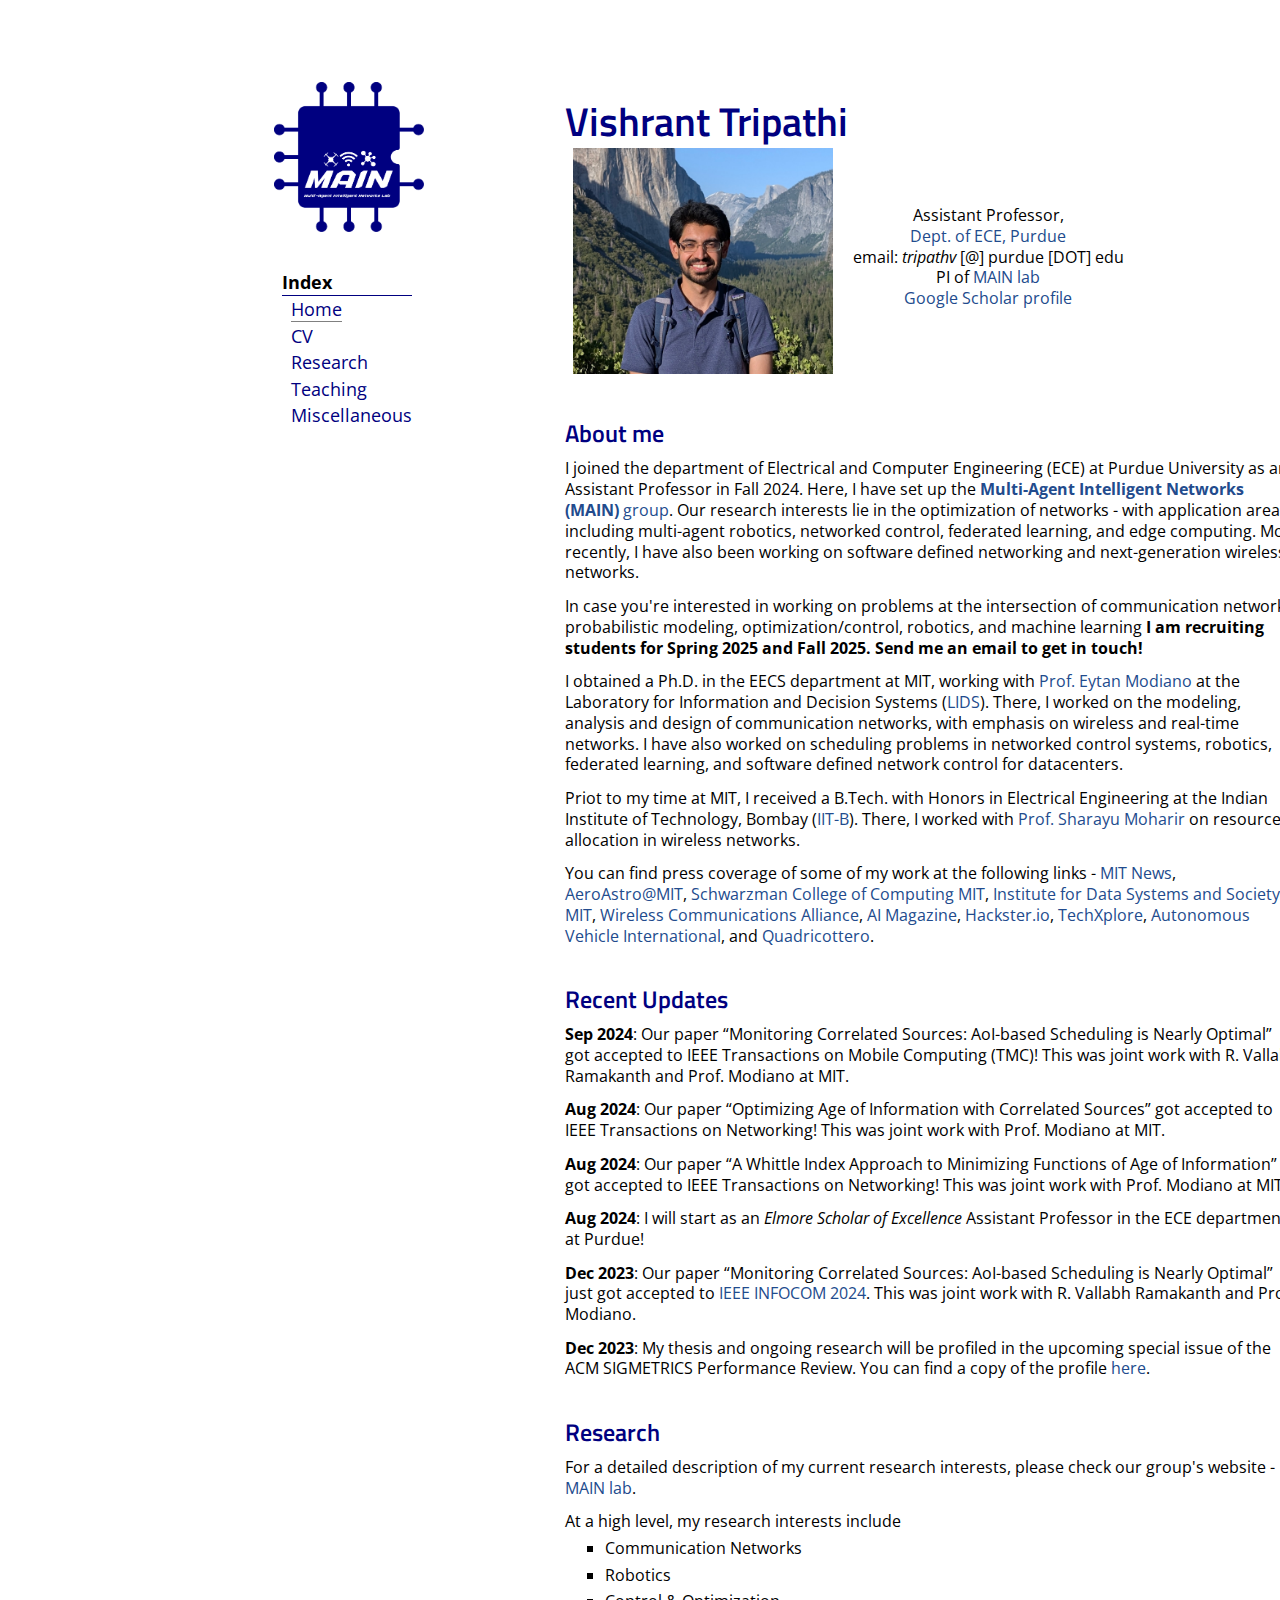
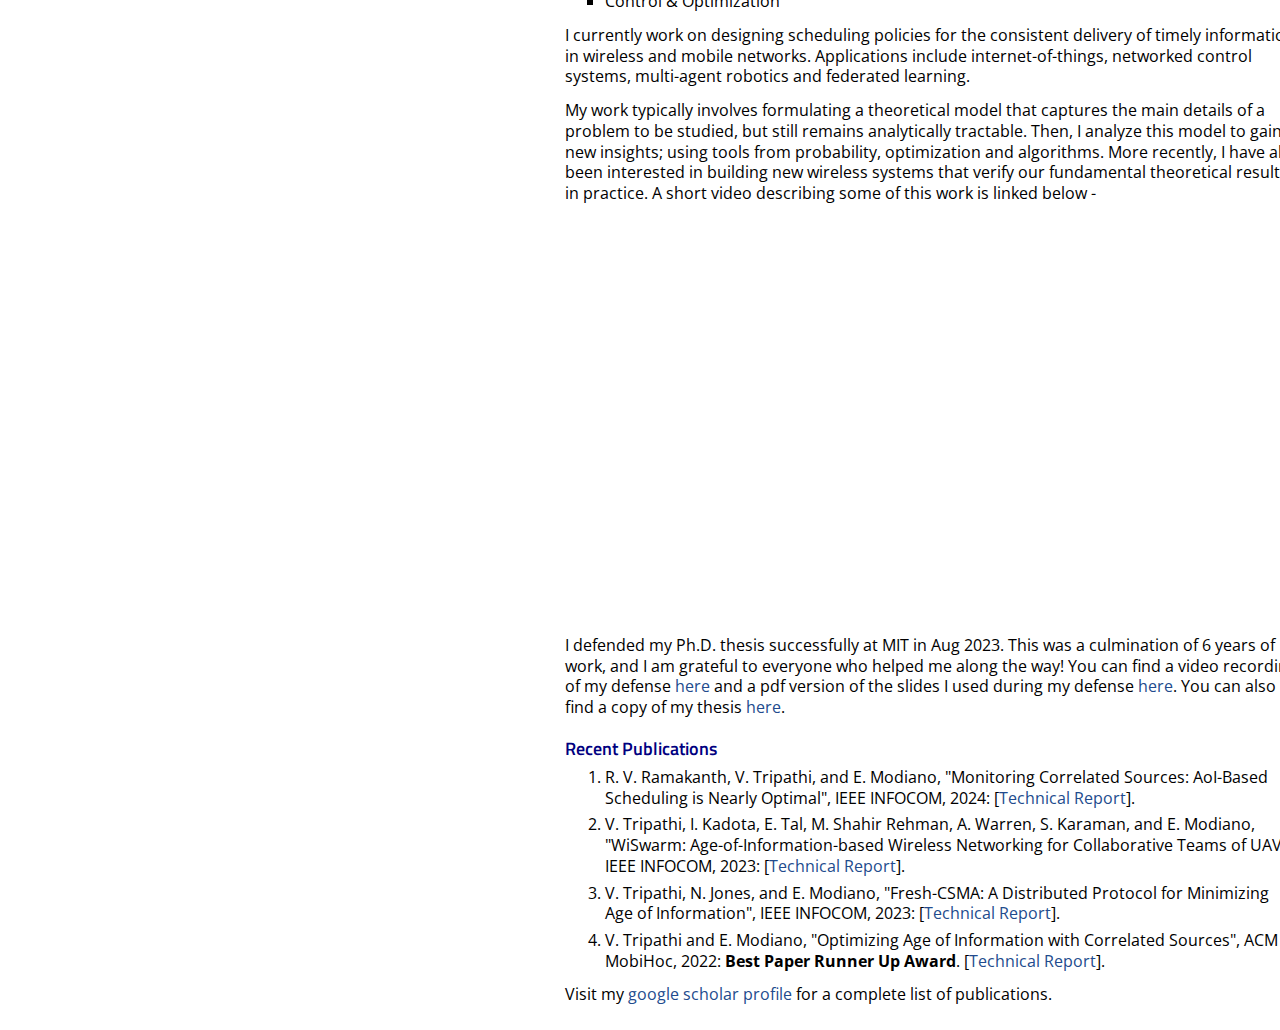
<file: index.html>
<!DOCTYPE html PUBLIC "-//W3C//DTD XHTML 1.1//EN"
  "http://www.w3.org/TR/xhtml11/DTD/xhtml11.dtd">
<html xmlns="http://www.w3.org/1999/xhtml" xml:lang="en">
<head>
<meta name="generator" content="jemdoc, see http://jemdoc.jaboc.net/" />
<meta http-equiv="Content-Type" content="text/html;charset=utf-8" />
<link rel="stylesheet" href="jemdoc.css" type="text/css" />
<title>Vishrant Tripathi </title>
</head>
<body>
<table summary="Table for page layout." id="tlayout">
<tr valign="top">
<td id="layout-menu">
<div class="menu-category">Index</div>
<div class="menu-item"><a href="index.html" class="current">Home</a></div>
<div class="menu-item"><a href="Academic_CV.pdf">CV</a></div>
<div class="menu-item"><a href="research.html">Research</a></div>
<div class="menu-item"><a href="teaching.html">Teaching</a></div>
<div class="menu-item"><a href="misc.html">Miscellaneous</a></div>
</td>
<td id="layout-content">
<div id="toptitle">
<h1>Vishrant Tripathi </h1>
</div>
<table class="imgtable"><tr><td>
<img src="photos/yosemite_headshot_vishrant.jpg" alt="" width="260px" />&nbsp;</td>
<td align="left"><p>Assistant Professor, <br /><a href="https://engineering.purdue.edu/ECE">Dept. of ECE, Purdue</a><br /> 
email: <i>tripathv</i> [@] purdue [DOT] edu <br /> PI of <a href="https://vishrantt.github.io/main-lab">MAIN lab <br /> <a href="https://scholar.google.com/citations?user=ISDz-XkAAAAJ&amp;hl=en">Google Scholar profile</a></a></p>
</td></tr></table>
<h2>About me</h2>
<p>I joined the department of Electrical and Computer Engineering (ECE) at Purdue University as an Assistant Professor in Fall 2024. Here, I have set up the <a href="https://vishrantt.github.io/main-lab"><b>Multi-Agent Intelligent Networks (MAIN)</b> group</a>. Our research interests lie in the optimization of networks - with application areas including multi-agent robotics, networked control, federated learning, and edge computing. More recently, I have also been working on software defined networking and next-generation wireless networks. </p>
<p>In case you're interested in working on problems at the intersection of communication networks, probabilistic modeling, optimization/control, robotics, and machine learning <b>I am recruiting students for Spring 2025 and Fall 2025. Send me an email to get in touch!</b></p>
<p>I obtained a Ph.D. in the EECS department at MIT, working with <a href="https://modiano.mit.edu">Prof. Eytan Modiano</a> at the Laboratory for Information and Decision Systems (<a href="https://lids.mit.edu">LIDS</a>). There, I worked on the modeling, analysis and design of communication networks, with emphasis on wireless and real-time networks. I have also worked on scheduling problems in networked control systems, robotics, federated learning, and software defined network control for datacenters.</p>
<p>Priot to my time at MIT, I received a B.Tech. with Honors in Electrical Engineering at the Indian Institute of Technology, Bombay (<a href="http://www.iitb.ac.in">IIT-B</a>). There, I worked with <a href="https://sites.google.com/site/sharayumoharir/">Prof. Sharayu Moharir</a> on resource allocation in wireless networks.</p>
<p>You can find press coverage of some of my work at the following links - <a href="https://news.mit.edu/2023/new-traffic-cop-algorithm-drone-swarm-wireless-0313">MIT News</a>, <a href="https://aeroastro.mit.edu/news-impact/new-traffic-cop-algorithm-helps-a-drone-swarm-stay-on-task/">AeroAstro@MIT</a>, <a href="https://computing.mit.edu/news/new-traffic-cop-algorithm-helps-a-drone-swarm-stay-on-task/">Schwarzman College of Computing MIT</a>, <a href="https://idss.mit.edu/news/new-traffic-cop-algorithm-helps-a-drone-swarm-stay-on-task/">Institute for Data Systems and Society MIT</a>, <a href="https://wca.org/a-new-wireless-algorithm-helps-drones-stay-focused-on-tasks/">Wireless Communications Alliance</a>, <a href="https://aimagazine.com/articles/robots-and-drones-demanding-data-for-life-or-death-decisions">AI Magazine</a>, <a href="https://www.hackster.io/news/don-t-let-the-past-slow-you-down-97410db15624">Hackster.io</a>, <a href="https://techxplore.com/news/2023-03-traffic-cop-algorithm-drone-swarm.html">TechXplore</a>, <a href="https://www.autonomousvehicleinternational.com/news/connectivity/mit-engineers-develop-wiswarm-to-prioritize-wi-fi-data-transfer.html">Autonomous Vehicle International</a>, 
and <a href="https://www.quadricottero.com/2023/03/mit-sviluppa-wiswarm-il-nuovo.html">Quadricottero</a>. </p>
<h2>Recent Updates</h2>
<p><b>Sep 2024</b>: Our paper &ldquo;Monitoring Correlated Sources: AoI-based Scheduling is Nearly Optimal&rdquo; got accepted to IEEE Transactions on Mobile Computing (TMC)! This was joint work with R. Vallabh Ramakanth and Prof. Modiano at MIT.</p>
<p><b>Aug 2024</b>: Our paper &ldquo;Optimizing Age of Information with Correlated Sources&rdquo; got accepted to IEEE Transactions on Networking! This was joint work with Prof. Modiano at MIT.</p>
<p><b>Aug 2024</b>: Our paper &ldquo;A Whittle Index Approach to Minimizing Functions of Age of Information&rdquo; got accepted to IEEE Transactions on Networking! This was joint work with Prof. Modiano at MIT.</p>
<p><b>Aug 2024</b>: I will start as an <i>Elmore Scholar of Excellence</i> Assistant Professor in the ECE department at Purdue!</p>
<p><b>Dec 2023</b>: Our paper &ldquo;Monitoring Correlated Sources: AoI-based Scheduling is Nearly Optimal&rdquo; just got accepted to <a href="https://infocom2024.ieee-infocom.org/program/accepted-paper-list-main-conference">IEEE INFOCOM 2024</a>. This was joint work with R. Vallabh Ramakanth and Prof. Modiano.</p>
<p><b>Dec 2023</b>: My thesis and ongoing research will be profiled in the upcoming special issue of the ACM SIGMETRICS Performance Review. You can find a copy of the profile <a href="https://vishrantt.github.io/ACM_Profile.pdf">here</a>.</p>
<h2>Research</h2>
<p>For a detailed description of my current research interests, please check our group's website - <a href="https://vishrantt.github.io/main-lab">MAIN lab</a>. </p>
<p>At a high level, my research interests include </p>
<ul>
<li><p>Communication Networks</p>
</li>
<li><p>Robotics</p>
</li>
<li><p>Control &amp; Optimization</p>
</li>
</ul>
<p>I currently work on designing scheduling policies for the consistent delivery of timely information in wireless and mobile networks. Applications include internet-of-things, networked control systems, multi-agent robotics and federated learning.</p>
<p>My work typically involves formulating a theoretical model that captures the main details of a problem to be studied, but still remains analytically tractable. Then, I analyze this model to gain new insights; using tools from probability, optimization and algorithms. More recently, I have also been interested in building new wireless systems that verify our fundamental theoretical results in practice. A short video describing some of this work is linked below - </p>
<iframe width="735" height="413" src="https://www.youtube.com/embed/zGjGxK5AXFk" title="WiSwarm: Age-of-Information-based Wireless Networking for Collaborative Teams of UAVs" frameborder="0" allow="accelerometer; autoplay; clipboard-write; encrypted-media; gyroscope; picture-in-picture" allowfullscreen></iframe>
<p>I defended my Ph.D. thesis successfully at MIT in Aug 2023. This was a culmination of 6 years of work, and I am grateful to everyone who helped me along the way! You can find a video recording of my defense <a href="https://www.youtube.com/watch?v=KRHrGnG0qDY">here</a> and a pdf version of the slides I used during my defense <a href="https://vishrantt.github.io/Thesis_Defense_shortened.pdf">here</a>. You can also find a copy of my thesis <a href="https://vishrantt.github.io/tripathi-vishrant-phd-2023-thesis.pdf">here</a>.</p>
<h3>Recent Publications </h3>
<ol>
<li><p>R. V. Ramakanth, V. Tripathi, and E. Modiano, "Monitoring Correlated Sources: AoI-Based Scheduling is Nearly Optimal",  IEEE INFOCOM, 2024: [<a href="https://arxiv.org/pdf/2312.16813">Technical Report</a>].</p>
</li>
<li><p>V. Tripathi, I. Kadota, E. Tal, M. Shahir Rehman, A. Warren, S. Karaman, and E. Modiano, "WiSwarm: Age-of-Information-based Wireless Networking for Collaborative Teams of UAVs",  IEEE INFOCOM, 2023: [<a href="https://arxiv.org/abs/2212.03298">Technical Report</a>].</p>
</li>
<li><p>V. Tripathi, N. Jones, and E. Modiano, "Fresh-CSMA: A Distributed Protocol for Minimizing Age of Information",  IEEE INFOCOM, 2023: [<a href="https://arxiv.org/abs/2212.03087">Technical Report</a>].</p>
</li>
<li><p>V. Tripathi and E. Modiano, "Optimizing Age of Information with Correlated Sources",  ACM MobiHoc, 2022: <b>Best Paper Runner Up Award</b>. [<a href="https://arxiv.org/abs/2208.01738">Technical Report</a>].</p>
</li>
</ol>
<p>Visit my <a href="https://scholar.google.com/citations?user=ISDz-XkAAAAJ&amp;hl=en">google scholar profile</a> for a complete list of publications.</p>
</td>
</tr>
</table>
</body>
</html>
</file>
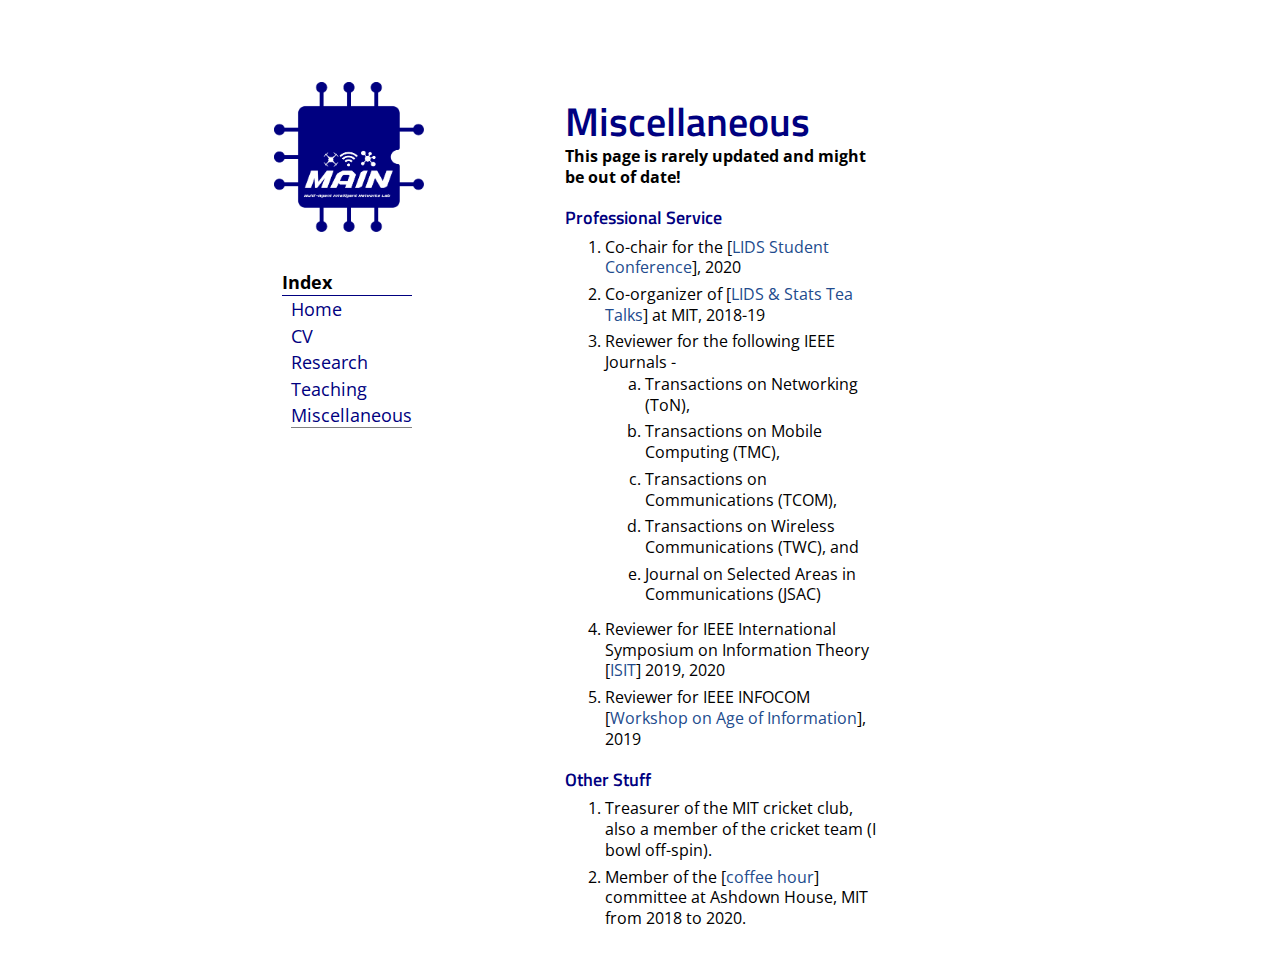
<file: misc.html>
<!DOCTYPE html PUBLIC "-//W3C//DTD XHTML 1.1//EN"
  "http://www.w3.org/TR/xhtml11/DTD/xhtml11.dtd">
<html xmlns="http://www.w3.org/1999/xhtml" xml:lang="en">
<head>
<meta name="generator" content="jemdoc, see http://jemdoc.jaboc.net/" />
<meta http-equiv="Content-Type" content="text/html;charset=utf-8" />
<link rel="stylesheet" href="jemdoc.css" type="text/css" />
<title>Miscellaneous</title>
</head>
<body>
<table summary="Table for page layout." id="tlayout">
<tr valign="top">
<td id="layout-menu">
<div class="menu-category">Index</div>
<div class="menu-item"><a href="index.html">Home</a></div>
<div class="menu-item"><a href="Academic_CV.pdf">CV</a></div>
<div class="menu-item"><a href="research.html">Research</a></div>
<div class="menu-item"><a href="teaching.html">Teaching</a></div>
<div class="menu-item"><a href="misc.html" class="current">Miscellaneous</a></div>
</td>
<td id="layout-content">
<div id="toptitle">
<h1>Miscellaneous</h1>
</div>
<p><b>This page is rarely updated and might be out of date!</b></p>
<h3>Professional Service</h3>
<ol>
<li><p>Co-chair for the [<a href="https://lidsconf.mit.edu/2020/">LIDS Student Conference</a>], 2020</p>
</li>
<li><p>Co-organizer of [<a href="https://lids.mit.edu/news-and-events/lids-stats-tea">LIDS &amp; Stats Tea Talks</a>] at MIT, 2018-19</p>
</li>
<li><p>Reviewer for the following IEEE Journals -</p>
<ol>
<li><p>Transactions on Networking (ToN),</p>
</li>
<li><p>Transactions on Mobile Computing (TMC),</p>
</li>
<li><p>Transactions on Communications (TCOM),</p>
</li>
<li><p>Transactions on Wireless Communications (TWC), and</p>
</li>
<li><p>Journal on Selected Areas in Communications (JSAC)</p>
</li></ol>
</li>
<li><p>Reviewer for IEEE International Symposium on Information Theory [<a href="https://2019.ieee-isit.org/">ISIT</a>] 2019, 2020</p>
</li>
<li><p>Reviewer for IEEE INFOCOM [<a href="https://www.eng.auburn.edu/AoIWorkshop/2019/">Workshop on Age of Information</a>], 2019</p>
</li>
</ol>
<h3>Other Stuff</h3>
<ol>
<li><p>Treasurer of the MIT cricket club, also a member of the cricket team (I bowl off-spin). </p>
</li>
<li><p>Member of the [<a href="http://ashdown.mit.edu/coffeehour.php">coffee hour</a>] committee at Ashdown House, MIT from 2018 to 2020.</p>
</li>
</ol>
</td>
</tr>
</table>
</body>
</html>
</file>
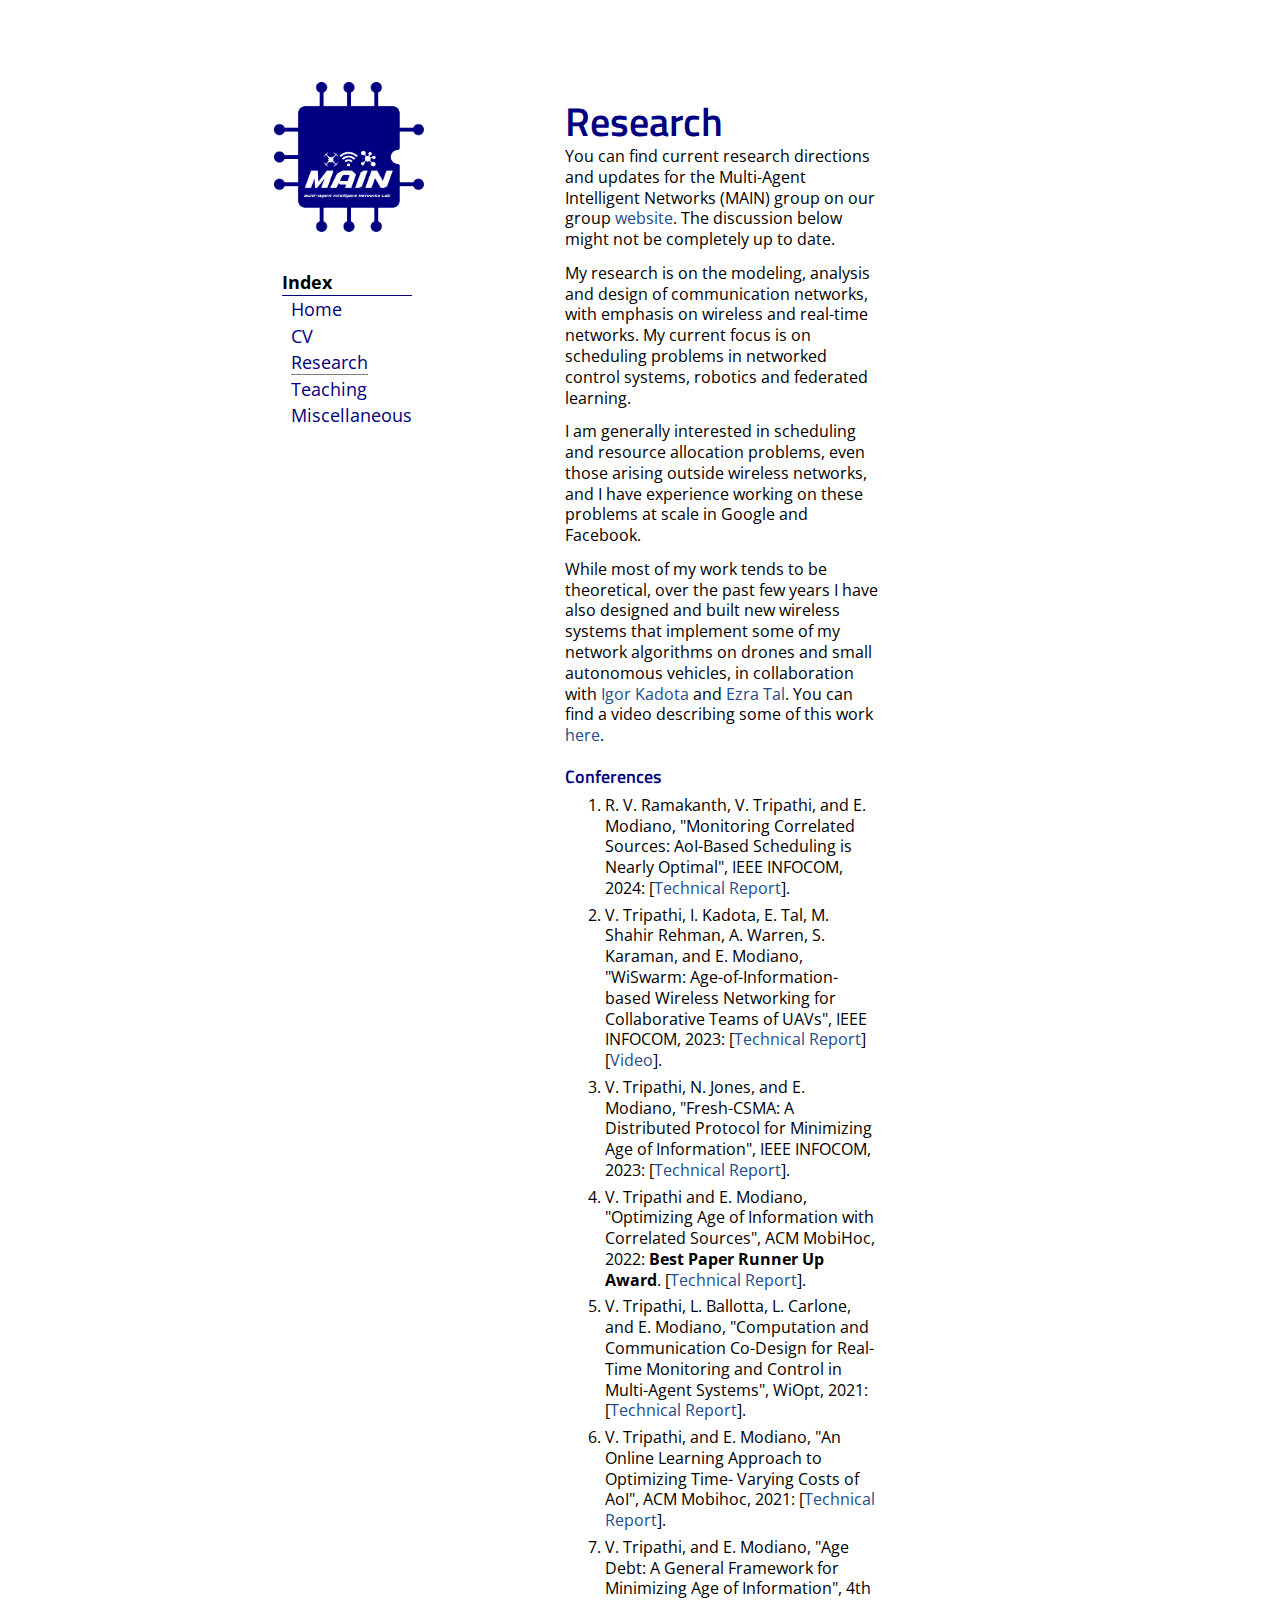
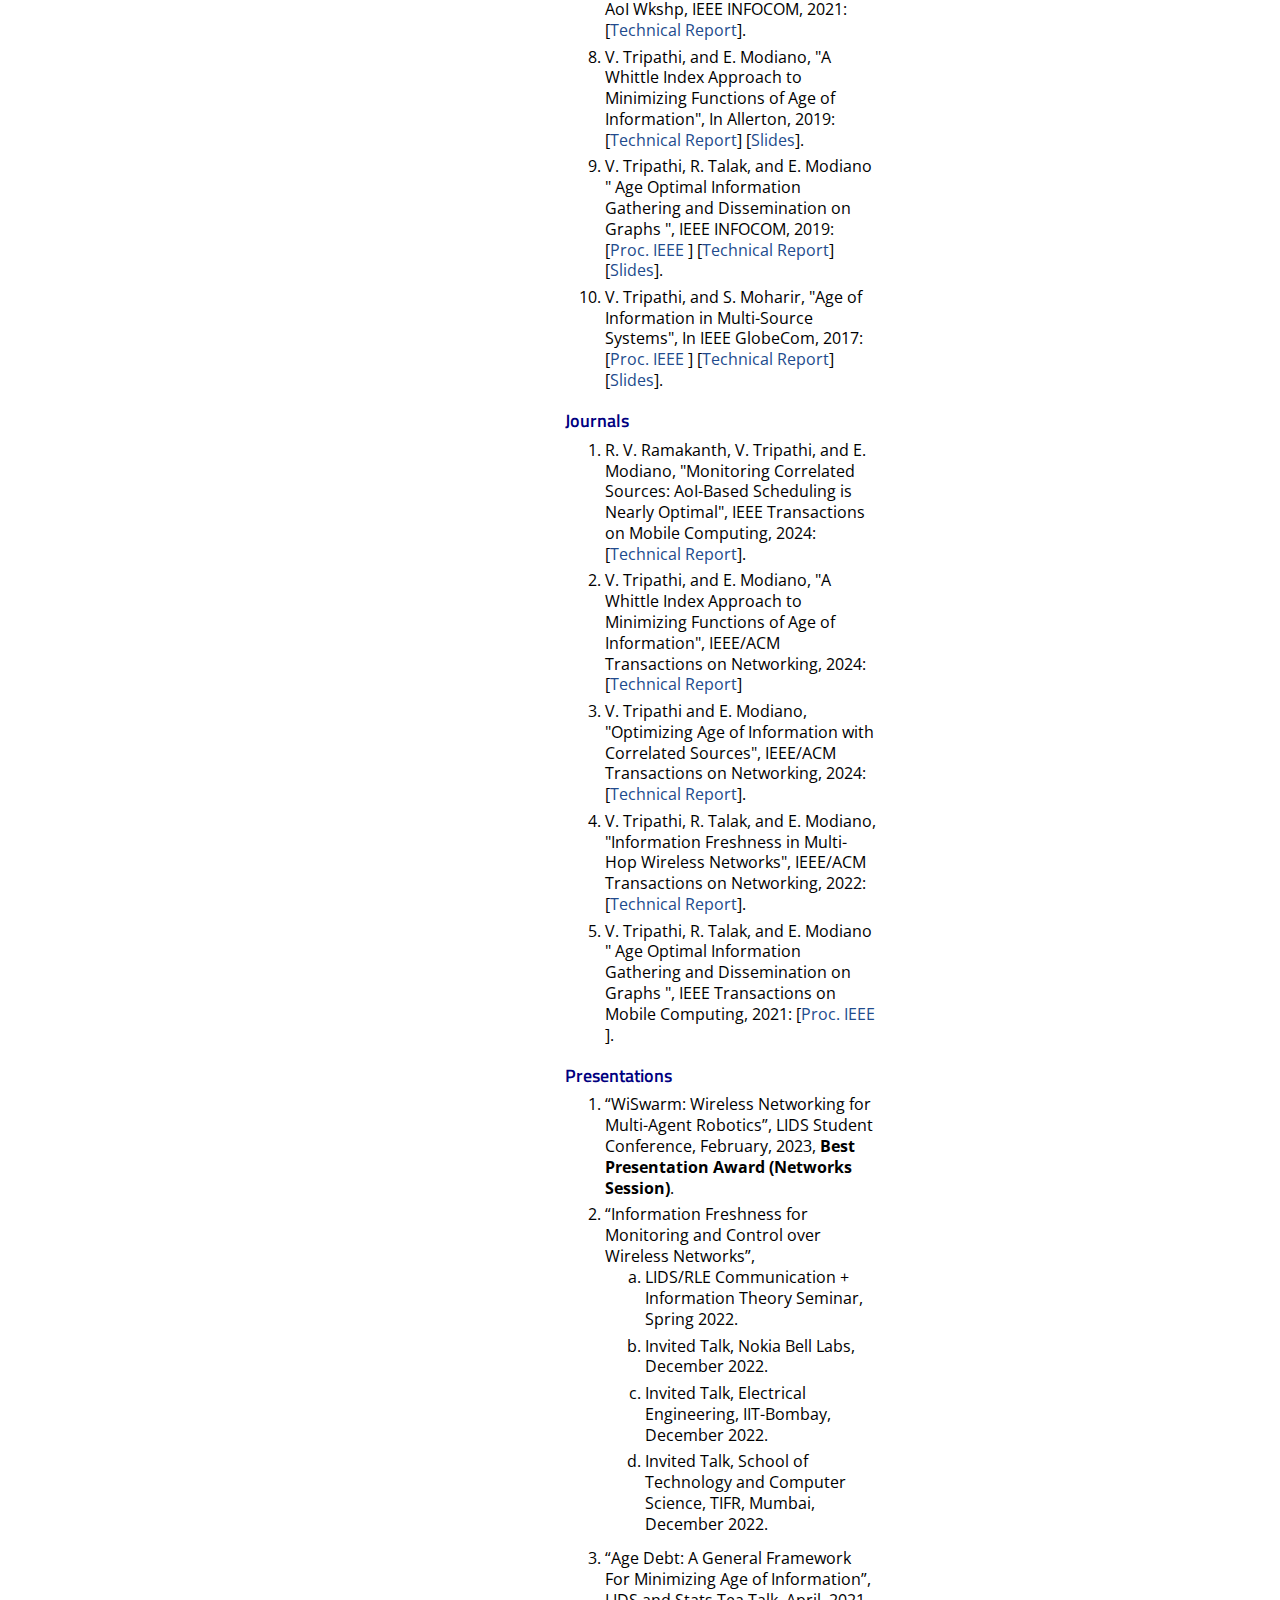
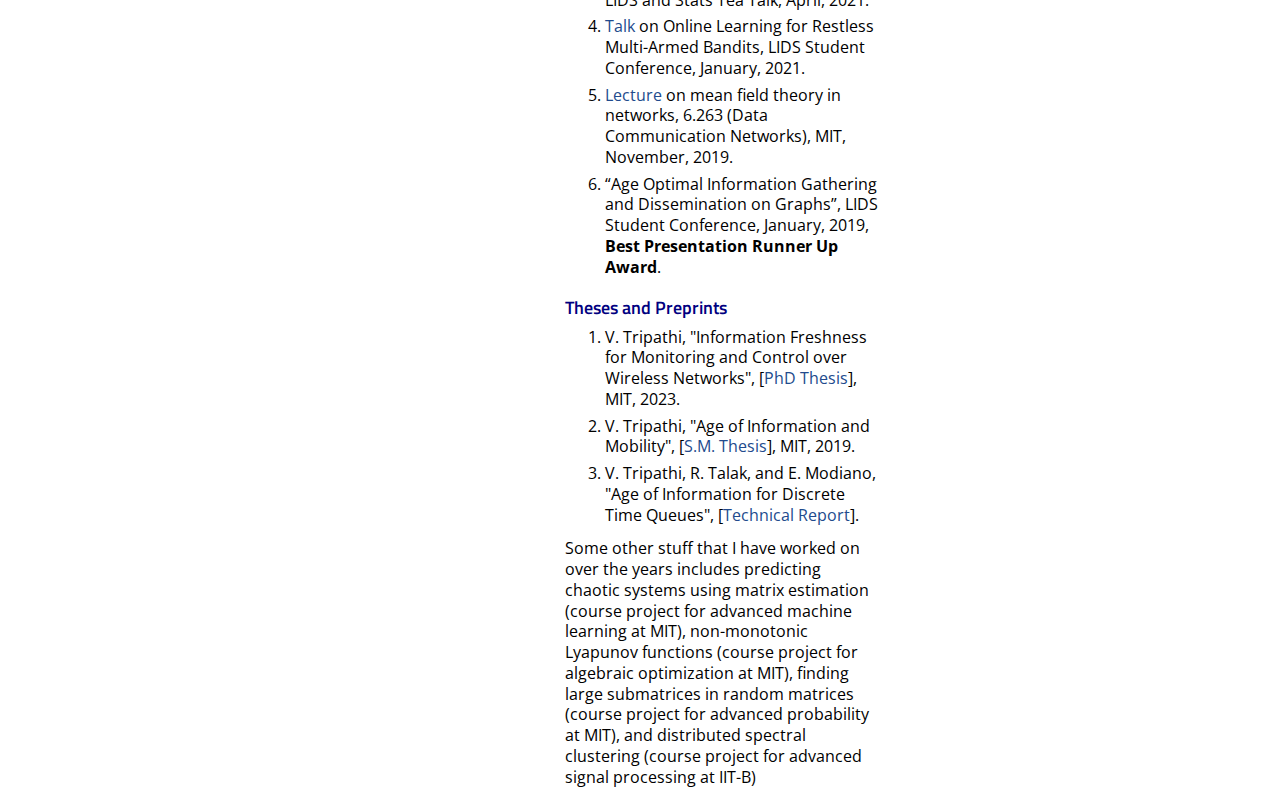
<file: research.html>
<!DOCTYPE html PUBLIC "-//W3C//DTD XHTML 1.1//EN"
  "http://www.w3.org/TR/xhtml11/DTD/xhtml11.dtd">
<html xmlns="http://www.w3.org/1999/xhtml" xml:lang="en">
<head>
<meta name="generator" content="jemdoc, see http://jemdoc.jaboc.net/" />
<meta http-equiv="Content-Type" content="text/html;charset=utf-8" />
<link rel="stylesheet" href="jemdoc.css" type="text/css" />
<title>Research</title>
</head>
<body>
<table summary="Table for page layout." id="tlayout">
<tr valign="top">
<td id="layout-menu">
<div class="menu-category">Index</div>
<div class="menu-item"><a href="index.html">Home</a></div>
<div class="menu-item"><a href="Academic_CV.pdf">CV</a></div>
<div class="menu-item"><a href="research.html" class="current">Research</a></div>
<div class="menu-item"><a href="teaching.html">Teaching</a></div>
<div class="menu-item"><a href="misc.html">Miscellaneous</a></div>
</td>
<td id="layout-content">
<div id="toptitle">
<h1>Research</h1>
</div>
<p>You can find current research directions and updates for the Multi-Agent Intelligent Networks (MAIN) group on our group <a href="https://vishrantt.github.io/main-lab/research.html">website</a>. The discussion below might not be completely up to date.</p>
<p>My research is on the modeling, analysis and design of communication networks, with emphasis on wireless and real-time networks. My current focus is on scheduling problems in networked control systems, robotics and federated learning.</p>
<p>I am generally interested in scheduling and resource allocation problems, even those arising outside wireless networks, and I have experience working on these problems at scale in Google and Facebook.</p>
<p>While most of my work tends to be theoretical, over the past few years I have also designed and built new wireless systems that implement some of my network algorithms on drones and small autonomous vehicles, in collaboration with <a href="https://sites.northwestern.edu/kadota/">Igor Kadota</a> and <a href="https://www.ezratal.net/">Ezra Tal</a>. You can find a video describing some of this work <a href="https://www.youtube.com/watch?v=zGjGxK5AXFk">here</a>.</p>
<h3>Conferences</h3>
<ol>
<li><p>R. V. Ramakanth, V. Tripathi, and E. Modiano, "Monitoring Correlated Sources: AoI-Based Scheduling is Nearly Optimal",  IEEE INFOCOM, 2024: [<a href="https://arxiv.org/pdf/2312.16813">Technical Report</a>].</p>
</li>
<li><p>V. Tripathi, I. Kadota, E. Tal, M. Shahir Rehman, A. Warren, S. Karaman, and E. Modiano, "WiSwarm: Age-of-Information-based Wireless Networking for Collaborative Teams of UAVs",  IEEE INFOCOM, 2023: [<a href="https://arxiv.org/abs/2212.03298">Technical Report</a>][<a href="https://www.youtube.com/watch?v=zGjGxK5AXFk">Video</a>].</p>
</li>
<li><p>V. Tripathi, N. Jones, and E. Modiano, "Fresh-CSMA: A Distributed Protocol for Minimizing Age of Information",  IEEE INFOCOM, 2023: [<a href="https://arxiv.org/abs/2212.03087">Technical Report</a>].</p>
</li>
<li><p>V. Tripathi and E. Modiano, "Optimizing Age of Information with Correlated Sources",  ACM MobiHoc, 2022: <b>Best Paper Runner Up Award</b>. [<a href="https://arxiv.org/abs/2208.01738">Technical Report</a>].</p>
</li>
<li><p>V. Tripathi, L. Ballotta, L. Carlone, and E. Modiano, "Computation and Communication Co-Design for Real-Time Monitoring and Control in Multi-Agent
Systems",  WiOpt, 2021: [<a href="https://arxiv.org/abs/2108.03122">Technical Report</a>].</p>
</li>
<li><p>V. Tripathi, and E. Modiano, "An Online Learning Approach to Optimizing Time-
Varying Costs of AoI",  ACM Mobihoc, 2021: [<a href="https://arxiv.org/abs/2105.13383">Technical Report</a>].</p>
</li>
<li><p>V. Tripathi, and E. Modiano, "Age Debt: A General Framework for Minimizing Age of Information", 4th AoI Wkshp, IEEE INFOCOM, 2021: [<a href="https://arxiv.org/abs/2101.10225">Technical Report</a>].</p>
</li>
<li><p>V. Tripathi, and E. Modiano, "A Whittle Index Approach to Minimizing Functions of Age of Information",  In Allerton, 2019: [<a href="https://arxiv.org/abs/1908.10438">Technical Report</a>] [<a href="Allerton_19_Presentation.pdf">Slides</a>].</p>
</li>
<li><p>V. Tripathi, R. Talak, and E. Modiano " Age Optimal Information Gathering and Dissemination on Graphs ", IEEE INFOCOM, 2019: [<a href="https://ieeexplore.ieee.org/abstract/document/8737642">Proc. IEEE</a> ] [<a href="https://arxiv.org/abs/1901.02178">Technical Report</a>] [<a href="Infocom_2019_Presentation.pdf">Slides</a>].</p>
</li>
<li><p>V. Tripathi, and S. Moharir, "Age of Information in Multi-Source Systems", In IEEE GlobeCom, 2017: [<a href="https://ieeexplore.ieee.org/abstract/document/8254578">Proc. IEEE</a> ] [<a href="https://www.dropbox.com/s/kbxhjh6nl4rop3g/main.pdf">Technical Report</a>] [<a href="btp-presentation.pdf">Slides</a>].</p>
</li>
</ol>
<h3>Journals</h3>
<ol>
<li><p>R. V. Ramakanth, V. Tripathi, and E. Modiano, "Monitoring Correlated Sources: AoI-Based Scheduling is Nearly Optimal",  IEEE Transactions on Mobile Computing, 2024: [<a href="https://arxiv.org/pdf/2312.16813">Technical Report</a>].</p>
</li>
<li><p>V. Tripathi, and E. Modiano, "A Whittle Index Approach to Minimizing Functions of Age of Information",  IEEE/ACM Transactions on Networking, 2024: [<a href="https://arxiv.org/abs/1908.10438">Technical Report</a>]</p>
</li>
<li><p>V. Tripathi and E. Modiano, "Optimizing Age of Information with Correlated Sources",  IEEE/ACM Transactions on Networking, 2024: [<a href="https://arxiv.org/abs/2208.01738">Technical Report</a>].</p>
</li>
<li><p>V. Tripathi, R. Talak, and E. Modiano, "Information Freshness in Multi-Hop Wireless Networks",  IEEE/ACM Transactions on Networking, 2022: [<a href="https://arxiv.org/abs/2111.09217">Technical Report</a>].</p>
</li>
<li><p>V. Tripathi, R. Talak, and E. Modiano " Age Optimal Information Gathering and Dissemination on Graphs ", IEEE Transactions on Mobile Computing, 2021: [<a href="https://ieeexplore.ieee.org/abstract/document/9420260">Proc. IEEE</a> ].</p>
</li>
</ol>
<h3>Presentations</h3>
<ol>
<li><p>&ldquo;WiSwarm: Wireless Networking for Multi-Agent Robotics&rdquo;, LIDS Student Conference, February, 2023, <b>Best Presentation Award (Networks Session)</b>.</p>
</li>
<li><p>&ldquo;Information Freshness for Monitoring and Control over Wireless Networks&rdquo;, </p>
<ol>
<li><p>LIDS/RLE Communication + Information Theory Seminar, Spring 2022.</p>
</li>
<li><p>Invited Talk, Nokia Bell Labs, December 2022.</p>
</li>
<li><p>Invited Talk, Electrical Engineering, IIT-Bombay, December 2022.</p>
</li>
<li><p>Invited Talk, School of Technology and Computer Science, TIFR, Mumbai, December 2022.</p>
</li></ol>
</li>
<li><p>&ldquo;Age Debt: A General Framework For Minimizing Age of Information&rdquo;, LIDS and Stats Tea Talk, April, 2021.</p>
</li>
<li><p><a href="LIDS_Student_Conf_2022_Talk.pdf">Talk</a> on Online Learning for Restless Multi-Armed Bandits, LIDS Student Conference, January, 2021.</p>
</li>
<li><p><a href="mean_field_slides.pdf">Lecture</a> on mean field theory in networks, 6.263 (Data Communication Networks), MIT, November, 2019.</p>
</li>
<li><p>&ldquo;Age Optimal Information Gathering and Dissemination on Graphs&rdquo;, LIDS Student Conference, January, 2019, <b>Best Presentation Runner Up Award</b>. </p>
</li>
</ol>
<h3>Theses and Preprints</h3>
<ol>
<li><p>V. Tripathi, "Information Freshness for Monitoring and Control over Wireless Networks",  [<a href="https://vishrantt.github.io/tripathi-vishrant-phd-2023-thesis.pdf">PhD Thesis</a>], MIT, 2023.</p>
</li>
<li><p>V. Tripathi, "Age of Information and Mobility",  [<a href="https://dspace.mit.edu/handle/1721.1/122705">S.M. Thesis</a>], MIT, 2019.</p>
</li>
<li><p>V. Tripathi, R. Talak, and E. Modiano, "Age of Information for Discrete Time Queues",  [<a href="https://arxiv.org/abs/1901.10463">Technical Report</a>].</p>
</li>
</ol>
<p>Some other stuff that I have worked on over the years includes predicting chaotic systems using matrix estimation (course project for advanced machine learning at MIT), non-monotonic Lyapunov functions (course project for algebraic optimization at MIT), finding large submatrices in random matrices (course project for advanced probability at MIT), and distributed spectral clustering (course project for advanced signal processing at IIT-B)</p>
</td>
</tr>
</table>
</body>
</html>
</file>
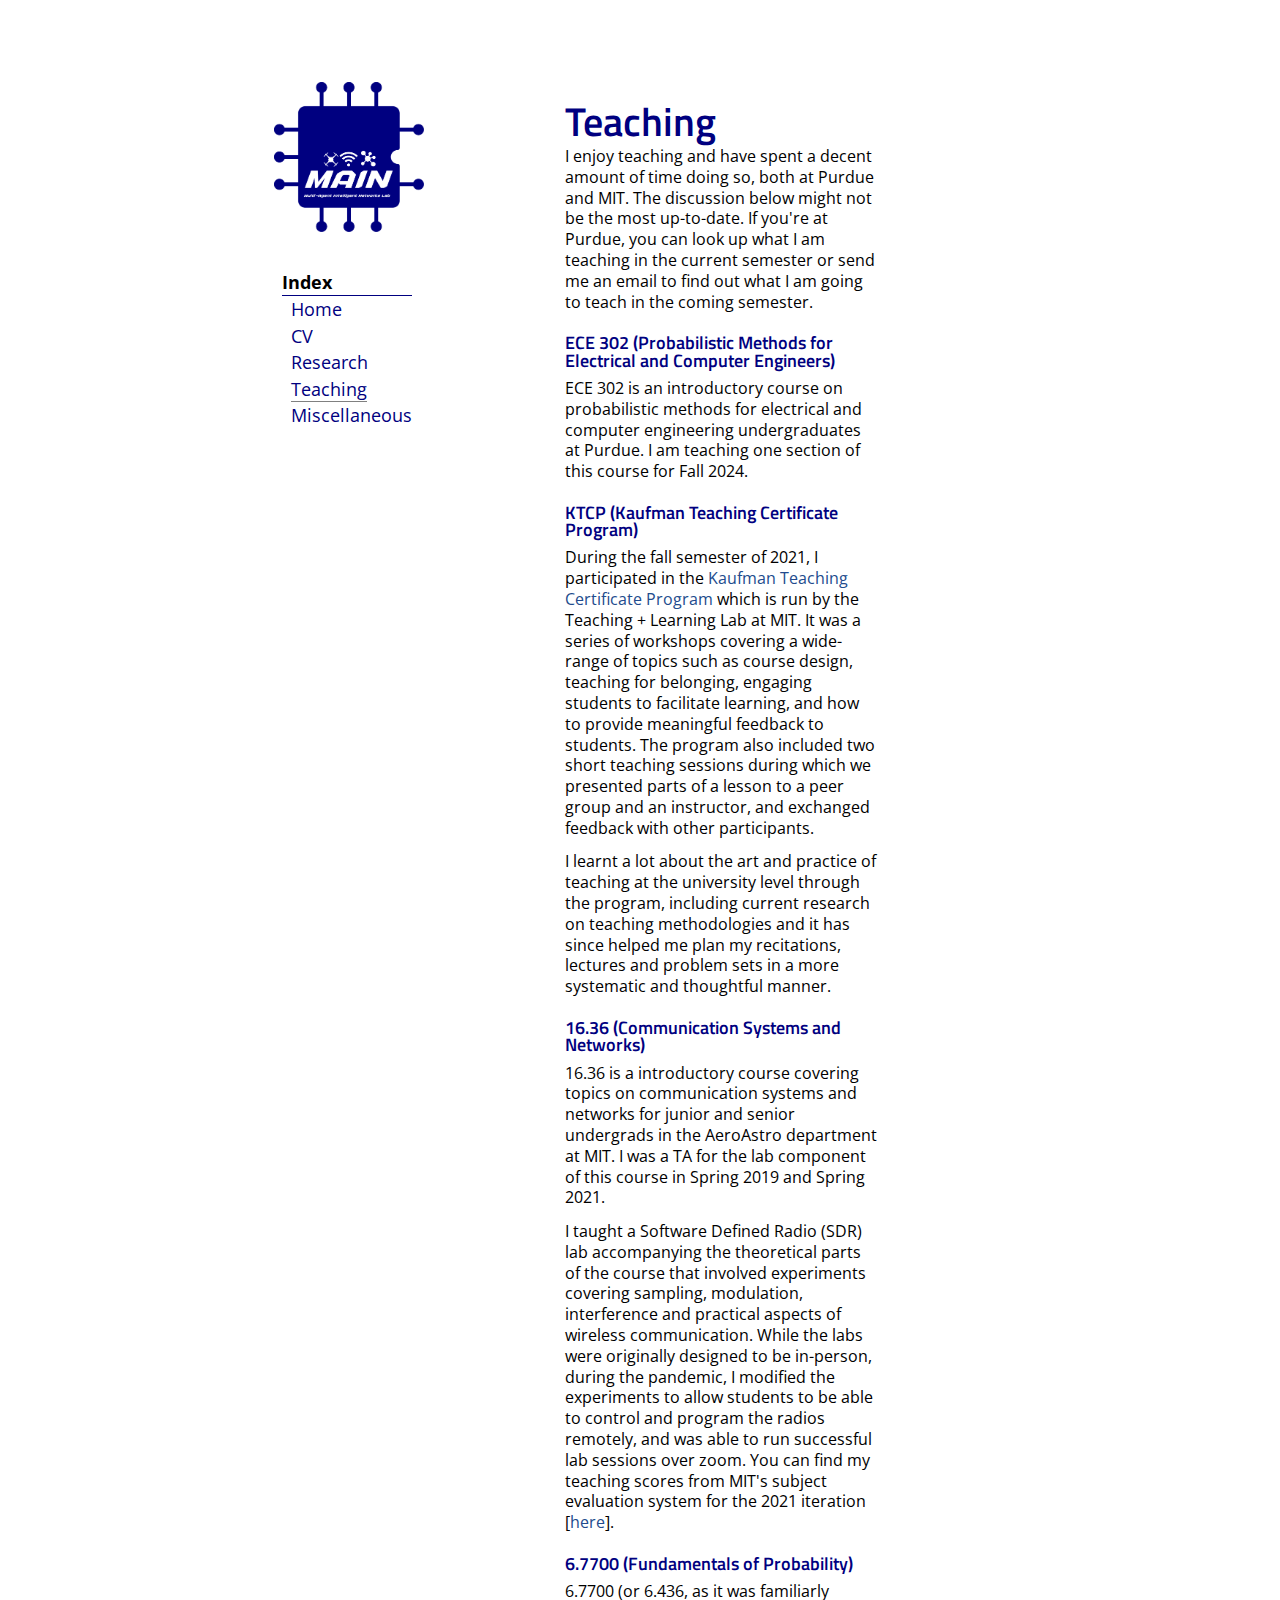
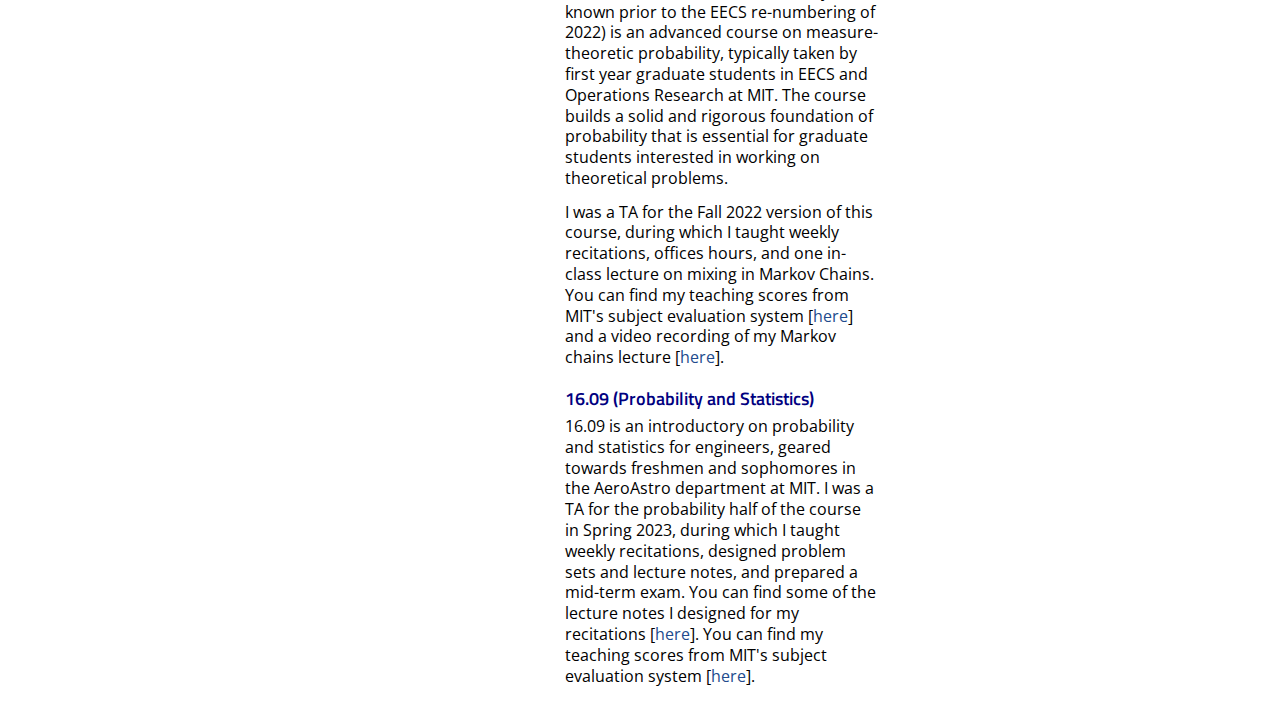
<file: teaching.html>
<!DOCTYPE html PUBLIC "-//W3C//DTD XHTML 1.1//EN"
  "http://www.w3.org/TR/xhtml11/DTD/xhtml11.dtd">
<html xmlns="http://www.w3.org/1999/xhtml" xml:lang="en">
<head>
<meta name="generator" content="jemdoc, see http://jemdoc.jaboc.net/" />
<meta http-equiv="Content-Type" content="text/html;charset=utf-8" />
<link rel="stylesheet" href="jemdoc.css" type="text/css" />
<title>Teaching</title>
</head>
<body>
<table summary="Table for page layout." id="tlayout">
<tr valign="top">
<td id="layout-menu">
<div class="menu-category">Index</div>
<div class="menu-item"><a href="index.html">Home</a></div>
<div class="menu-item"><a href="Academic_CV.pdf">CV</a></div>
<div class="menu-item"><a href="research.html">Research</a></div>
<div class="menu-item"><a href="teaching.html" class="current">Teaching</a></div>
<div class="menu-item"><a href="misc.html">Miscellaneous</a></div>
</td>
<td id="layout-content">
<div id="toptitle">
<h1>Teaching</h1>
</div>
<p>I enjoy teaching and have spent a decent amount of time doing so, both at Purdue and MIT. The discussion below might not be the most up-to-date. If you're at Purdue, you can look up what I am teaching in the current semester or send me an email to find out what I am going to teach in the coming semester.</p>
<h3>ECE 302 (Probabilistic Methods for Electrical and Computer Engineers)</h3>
<p>ECE 302 is an introductory course on probabilistic methods for electrical and computer engineering undergraduates at Purdue. I am teaching one section of this course for Fall 2024.</p>
<h3>KTCP (Kaufman Teaching Certificate Program)</h3>
<p>During the fall semester of 2021, I participated in the <a href="https://tll.mit.edu/programming/grad-student-programming/kaufman-teaching-certificate-program/">Kaufman Teaching Certificate Program</a> which is run by the Teaching + Learning Lab at MIT. It was a series of workshops covering a wide-range of topics such as course design, teaching for belonging, engaging students to facilitate learning, and how to provide meaningful feedback to students. The program also included two short teaching sessions during which we presented parts of a lesson to a peer group and an instructor, and exchanged feedback with other participants.</p>
<p>I learnt a lot about the art and practice of teaching at the university level through the program, including current research on teaching methodologies and it has since helped me plan my recitations, lectures and problem sets in a more systematic and thoughtful manner.</p>
<h3>16.36 (Communication Systems and Networks)</h3>
<p>16.36 is a introductory course covering topics on communication systems and networks for junior and senior undergrads in the AeroAstro department at MIT. I was a TA for the lab component of this course in Spring 2019 and Spring 2021.</p>
<p>I taught a Software Defined Radio (SDR) lab accompanying the theoretical parts of the course that involved experiments covering sampling, modulation, interference and practical aspects of wireless communication. While the labs were originally designed to be in-person, during the pandemic, I modified the experiments to allow students to be able to control and program the radios remotely, and was able to run successful lab sessions over zoom. You can find my teaching scores from MIT's subject evaluation system for the 2021 iteration [<a href="Vishrant_TA_Evaluation_16_36.pdf">here</a>].</p>
<h3>6.7700 (Fundamentals of Probability)</h3>
<p>6.7700 (or 6.436, as it was familiarly known prior to the EECS re-numbering of 2022) is an advanced course on measure-theoretic probability, typically taken by first year graduate students in EECS and Operations Research at MIT. The course builds a solid and rigorous foundation of probability that is essential for graduate students interested in working on theoretical problems.</p>
<p>I was a TA for the Fall 2022 version of this course, during which I taught weekly recitations, offices hours, and one in-class lecture on mixing in Markov Chains. You can find my teaching scores from MIT's subject evaluation system [<a href="Vishrant_TA_Evaluation_6_7700.pdf">here</a>] and a video recording of my Markov chains lecture [<a href="https://www.dropbox.com/s/bayn59nqzxr0vxi/6.7700%20Lecture%20on%2011_29_2022%20Tue.mp4?dl=0">here</a>].</p>
<h3>16.09 (Probability and Statistics)</h3>
<p>16.09 is an introductory on probability and statistics for engineers, geared towards freshmen and sophomores in the AeroAstro department at MIT. I was a TA for the probability half of the course in Spring 2023, during which I taught weekly recitations, designed problem sets and lecture notes, and prepared a mid-term exam. You can find some of the lecture notes I designed for my recitations [<a href="Recitations_16-09_2023.pdf">here</a>]. You can find my teaching scores from MIT's subject evaluation system [<a href="Vishrant_TA_Evaluation_16_09.pdf">here</a>].</p>
</td>
</tr>
</table>
</body>
</html>
</file>
<file: jemdoc.css>
/* Default css file for jemdoc. */


/* <uniquifier>: Use a unique and descriptive class name
<weight>: Use a value from 300 to 800 


.open-sans-<uniquifier> {
  font-family: "Open Sans", sans-serif;
  font-optical-sizing: auto;
  font-weight: <weight>;
  font-style: normal;
  font-variation-settings:
    "wdth" 100;
}


.titillium-web-extralight {
  font-family: "Titillium Web", sans-serif;
  font-weight: 200;
  font-style: normal;
}

.titillium-web-light {
  font-family: "Titillium Web", sans-serif;
  font-weight: 300;
  font-style: normal;
}

.titillium-web-regular {
  font-family: "Titillium Web", sans-serif;
  font-weight: 400;
  font-style: normal;
}

.titillium-web-semibold {
  font-family: "Titillium Web", sans-serif;
  font-weight: 600;
  font-style: normal;
}

.titillium-web-bold {
  font-family: "Titillium Web", sans-serif;
  font-weight: 700;
  font-style: normal;
}

.titillium-web-black {
  font-family: "Titillium Web", sans-serif;
  font-weight: 900;
  font-style: normal;
}

.titillium-web-extralight-italic {
  font-family: "Titillium Web", sans-serif;
  font-weight: 200;
  font-style: italic;
}

.titillium-web-light-italic {
  font-family: "Titillium Web", sans-serif;
  font-weight: 300;
  font-style: italic;
}

.titillium-web-regular-italic {
  font-family: "Titillium Web", sans-serif;
  font-weight: 400;
  font-style: italic;
}

.titillium-web-semibold-italic {
  font-family: "Titillium Web", sans-serif;
  font-weight: 600;
  font-style: italic;
}

.titillium-web-bold-italic {
  font-family: "Titillium Web", sans-serif;
  font-weight: 700;
  font-style: italic;
}


.quantico-regular {
  font-family: "Quantico", sans-serif;
  font-weight: 400;
  font-style: normal;
}

.quantico-bold {
  font-family: "Quantico", sans-serif;
  font-weight: 700;
  font-style: normal;
}

.quantico-regular-italic {
  font-family: "Quantico", sans-serif;
  font-weight: 400;
  font-style: italic;
}

.quantico-bold-italic {
  font-family: "Quantico", sans-serif;
  font-weight: 700;
  font-style: italic;
}


*/ 

@import url('https://fonts.googleapis.com/css2?family=Open+Sans:ital,wght@0,300..800;1,300..800&display=swap');
@import url('https://fonts.googleapis.com/css2?family=Titillium+Web:ital,wght@0,200;0,300;0,400;0,600;0,700;0,900;1,200;1,300;1,400;1,600;1,700&display=swap');
@import url('https://fonts.googleapis.com/css2?family=Quantico:ital,wght@0,400;0,700;1,400;1,700&display=swap');
@import url('https://fonts.googleapis.com/css2?family=Orbitron:wght@400..900&display=swap');

table#tlayout {
    border: none;
    border-collapse: separate;
    background: white;
}

body {
    background: white;
    font-family: "Open Sans", sans-serif;
    padding-bottom: 8px;
    padding-top: 5em;
    margin: 0;
    padding-left: 17em;
    padding-right: 13em;
}



#layout-menu {
    background: url('photos/main-lab-chip-blue.png') no-repeat top left;
    background-size: 150px; /* Adjust based on your image size */
    padding-top: 170px; /* Ensure space is reserved for the image */
    border-right: 1px solid #ffffff;
    padding-left: 8px;
    padding-right: 70px;
    font-size: 1.1em;
    width: auto;
    white-space: nowrap;
    text-align: left;
    vertical-align: top;
       

    
}

#layout-menu td {
    background: #f4f4f4;
    vertical-align: top;
}

#layout-content {
    padding-top: 0.0em;
    padding-left: 5.0em;
    padding-right: 12.0em;
    border: none;
    background: white;
    text-align: left;
    vertical-align: top;
}

#layout-menu a {
    line-height: 1.5em;
    margin-left: 0.5em;
}

tt {
    background: #ffffdd;
}

pre, tt {
    font-size: 90%;
    font-family: monaco, monospace;
}

a, a > tt {
    color: #224b8d;
    text-decoration: none;
}

a:hover {
    border-bottom: 1px gray dotted;
}

#layout-menu a.current:link, #layout-menu a.current:visited {
    color: #000080;
    border-bottom: 1px gray solid;
}
#layout-menu a:link, #layout-menu a:visited, #layout-menu a:hover {
    color: #000080;
    text-decoration: none;
}
#layout-menu a:hover {
    text-decoration: none;
}

div.menu-category {
    border-bottom: 1px solid #000080;
    margin-top: 0.8em;
    padding-top: 0.2em;
    padding-bottom: 0.1em;
    font-weight: bold;
}

div.menu-item {
    padding-left: 16px;
    text-indent: -16px;
}

/*div#toptitle {
    padding-bottom: 0.2em;
    margin-bottom: 1.5em;
    border-bottom: 3px double gray;
}*/

/* Reduce space if we begin the page with a title. */
div#toptitle + h2, div#toptitle + h3 {
    margin-top: -0.7em;
}

div#subtitle {
    margin-top: 0.0em;
    margin-bottom: 0.0em;
    padding-top: 0em;
    padding-bottom: 0.1em;
}

em {
    font-style: italic;
}

strong {
    font-weight: bold;
}


h1, h2, h3 {
    font-family: "Titillium Web", sans-serif;
    /*font-family: "Quantico", sans-serif;*/
    /*font-family: "Orbitron", sans-serif;*/
    font-size: large;
    font-weight:600;
    color: #000080;
    margin-top: 0.7em;
    margin-bottom: 0.3em;
    padding-bottom: 0.2em;
    line-height: 1.0;
    padding-top: 0.5em;
    border-bottom: 1px solid #ffffff;
}

h1 {
    padding-top: 1em;
    font-size: 250%;
}

h2 {
    padding-top: 1em;
    font-size: 150%;
}

h2 + h3 {
    padding-top: 0.2em;
}

h3 {
    font-size: 110%;
    border-bottom: none;
}

p {
    margin-top: 0.0em;
    margin-bottom: 0.8em;
    padding: 0;
    line-height: 1.3;
}

pre {
    padding: 0;
    margin: 0;
}

div#footer {
    font-size: small;
    border-top: 1px solid #c0c0c0;
    padding-top: 0.1em;
    margin-top: 4.0em;
    color: #c0c0c0;
}

div#footer a {
    color: #80a0b0;
}

div#footer-text {
    float: left;
    padding-bottom: 8px;
}

ul, ol, dl {
    margin-top: 0.2em;
    padding-top: 0;
    margin-bottom: 0.8em;
}

dt {
    margin-top: 0.5em;
    margin-bottom: 0;
}

dl {
    margin-left: 20px;
}

dd {
    color: #222222;
}

dd > *:first-child {
    margin-top: 0;
}

ul {
    list-style-position: outside;
    list-style-type: square;
}

p + ul, p + ol {
    margin-top: -0.5em;
}

li ul, li ol {
    margin-top: -0.3em;
}

ol {
    list-style-position: outside;
    list-style-type: decimal;
}

li p, dd p {
    margin-bottom: 0.3em;
}


ol ol {
    list-style-type: lower-alpha;
}

ol ol ol {
    list-style-type: lower-roman;
}

p + div.codeblock {
    margin-top: -0.6em;
}

div.codeblock, div.infoblock {
    margin-right: 0%;
    margin-top: -.5em;
    margin-bottom: 1.3em;
}

/*div.blocktitle {
    font-weight: bold;
    color: #cd7b62;
    margin-top: 1.2em;
    margin-bottom: 0.1em;
}*/

div.blockcontent {
    text-align: right;
    /*border: 1px solid rgb(255, 255, 255);*/
    padding: 0.3em 0.5em;
}

div.infoblock > div.blockcontent {
    background: #ffffff;
}

div.blockcontent p + ul, div.blockcontent p + ol {
    margin-top: 0.4em;
}

div.infoblock p {
    margin-bottom: 0em;
}

div.infoblock li p, div.infoblock dd p {
    margin-bottom: 0.5em;
}

div.infoblock p + p {
    margin-top: 0.8em;
}

div.codeblock > div.blockcontent {
    background: #f6f6f6;
}

span.pycommand {
    color: #000070;
}

span.statement {
    color: #008800;
}
span.builtin {
    color: #000088;
}
span.special {
    color: #990000;
}
span.operator {
    color: #880000;
}
span.error {
    color: #aa0000;
}
span.comment, span.comment > *, span.string, span.string > * {
    color: #606060;
}

@media print {
    #layout-menu { display: none; }
}

#fwtitle {
    margin: 2px;
}

#fwtitle #toptitle {
    padding-left: 0.5em;
    margin-bottom: 0.5em;
}

#layout-content h1:first-child, #layout-content h2:first-child, #layout-content h3:first-child {
    margin-top: -0.7em;
}

div#toptitle h1, #layout-content div#toptitle h1 {
    margin-bottom: 0.0em;
    padding-bottom: 0.1em;
    padding-top: 0;
    margin-top: 0.5em;
    border-bottom: none;
}

table {
    border: none;
    border-collapse: collapse;
}

td {
    padding: 2px;
    padding-left: 0.5em;
    padding-right: 0.5em;
    text-align: center;
    border: none;
}

table + table {
    margin-top: 1em;
}

tr.heading {
    font-weight: bold;
    border-bottom: 2px solid black;
}

img {
    background-color: none;
    border: none;
}
</file>
